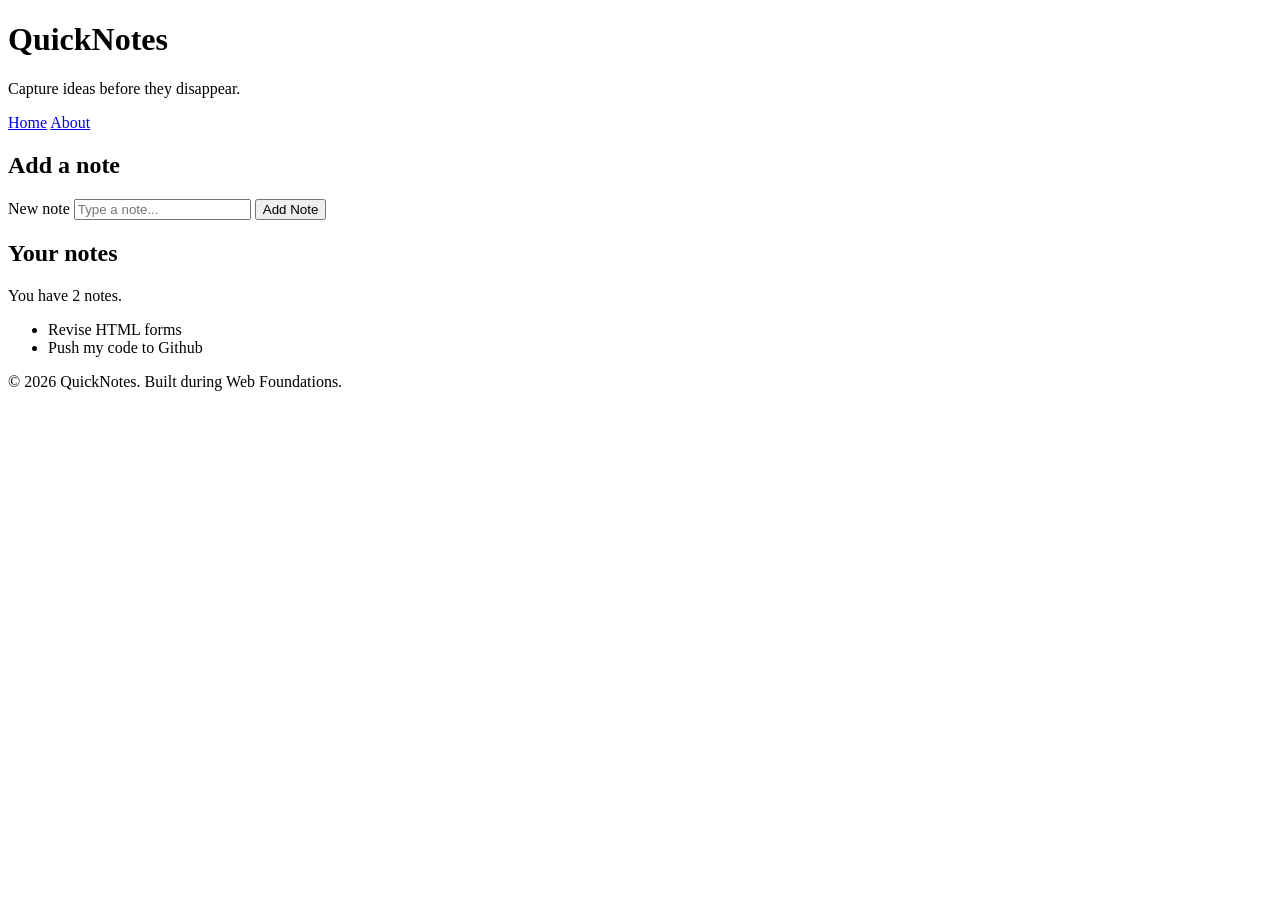
<file: day1/index.html>
<!DOCTYPE html>
<html lang="en">
    <head>
        <meta charset="UTF-8"/>
        <meta name="viewport" content="width=device-width, initial-scale=1.0"/>
        <title>QuickNotes</title>
    </head>
    <body>
        <header>
            <h1>QuickNotes</h1>
            <p>Capture ideas before they disappear.</p>
            <nav>
                <a href="index.html">Home</a>
                <a href="about.html">About</a>
            </nav>
        </header>
        <main>
            <section>
                <h2>Add a note</h2>
                <form id="note-form">
                    <label for="note-input">New note</label>
                    <input type="text" id="note-input" placeholder="Type a note..." />
                    <button type="submit">Add Note</button>
                </form>
            </section>
            <section>
                <h2>Your notes</h2>
                <p id="note-count">You have 2 notes.</p>
                <ul id="notes-list">
                    <li>Revise HTML forms</li>
                    <li>Push my code to Github</li>
                </ul>
            </section>
        </main>

        <footer>
            <p>&copy; 2026 QuickNotes. Built during Web Foundations.</p>
        </footer>
    </body>
</html>
</file>
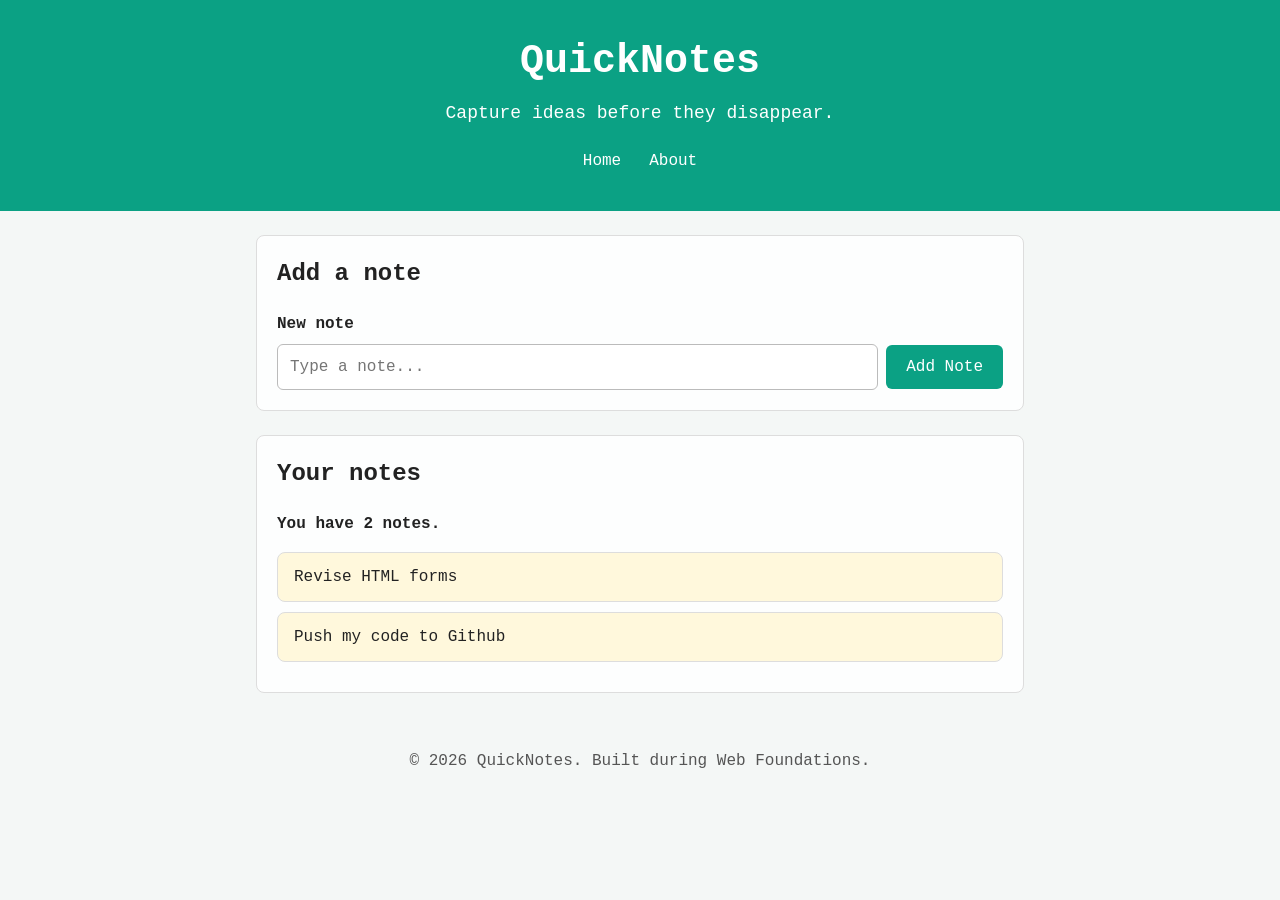
<file: day2/index.html>
<!DOCTYPE html>
<html lang="en">
    <head>
        <meta charset="UTF-8"/>
        <meta name="viewport" content="width=device-width, initial-scale=1.0"/>
        <title>QuickNotes</title>
        <link rel="stylesheet" href="style.css">
    </head>
    <body>
        <header>
            <h1>QuickNotes</h1>
            <p>Capture ideas before they disappear.</p>
            <nav>
                <a href="index.html">Home</a>
                <a href="about.html">About</a>
            </nav>
        </header>
        <main>
            <section>
                <h2>Add a note</h2>
                <form id="note-form">
                    <label for="note-input">New note</label>
                    <input type="text" id="note-input" placeholder="Type a note..." />
                    <button type="submit">Add Note</button>
                </form>
            </section>
            <section>
                <h2>Your notes</h2>
                <p id="note-count">You have 2 notes.</p>
                <ul id="notes-list">
                    <li>Revise HTML forms</li>
                    <li>Push my code to Github</li>
                </ul>
            </section>
        </main>

        <footer>
            <p>&copy; 2026 QuickNotes. Built during Web Foundations.</p>
        </footer>
    </body>
</html>
</file>
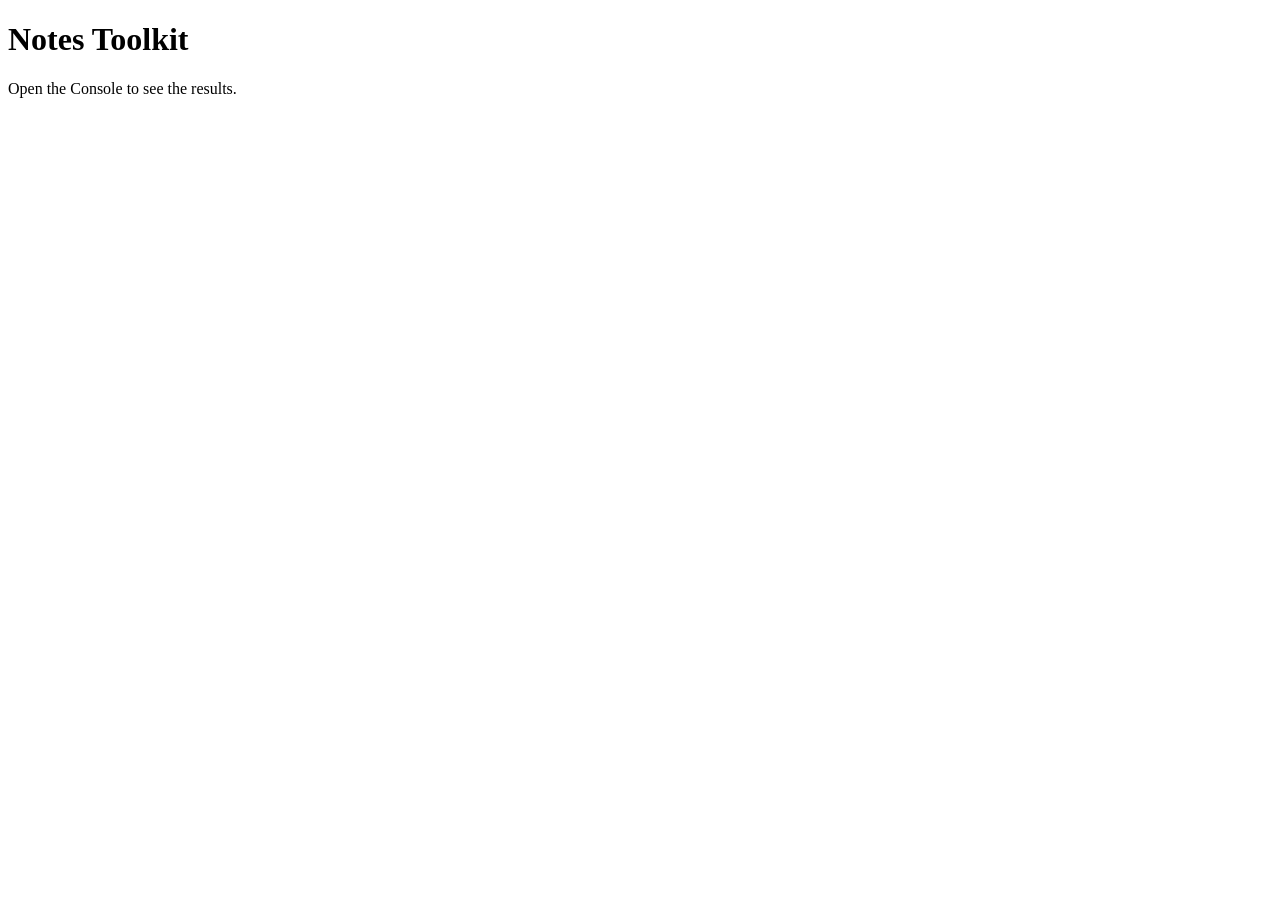
<file: day3/index.html>
<!DOCTYPE html>
<html lang="en">
    <head>
        <meta charset="UTF-8" />
        <meta name="viewport" content="width=device-width, initial-scale=1.0" />
        <title>Notes Toolkit</title>
        <script src="script.js" defer></script>
    </head>
    <body>
        <h1>Notes Toolkit</h1>
        <p>Open the Console to see the results.</p>
    </body>
</html>
</file>
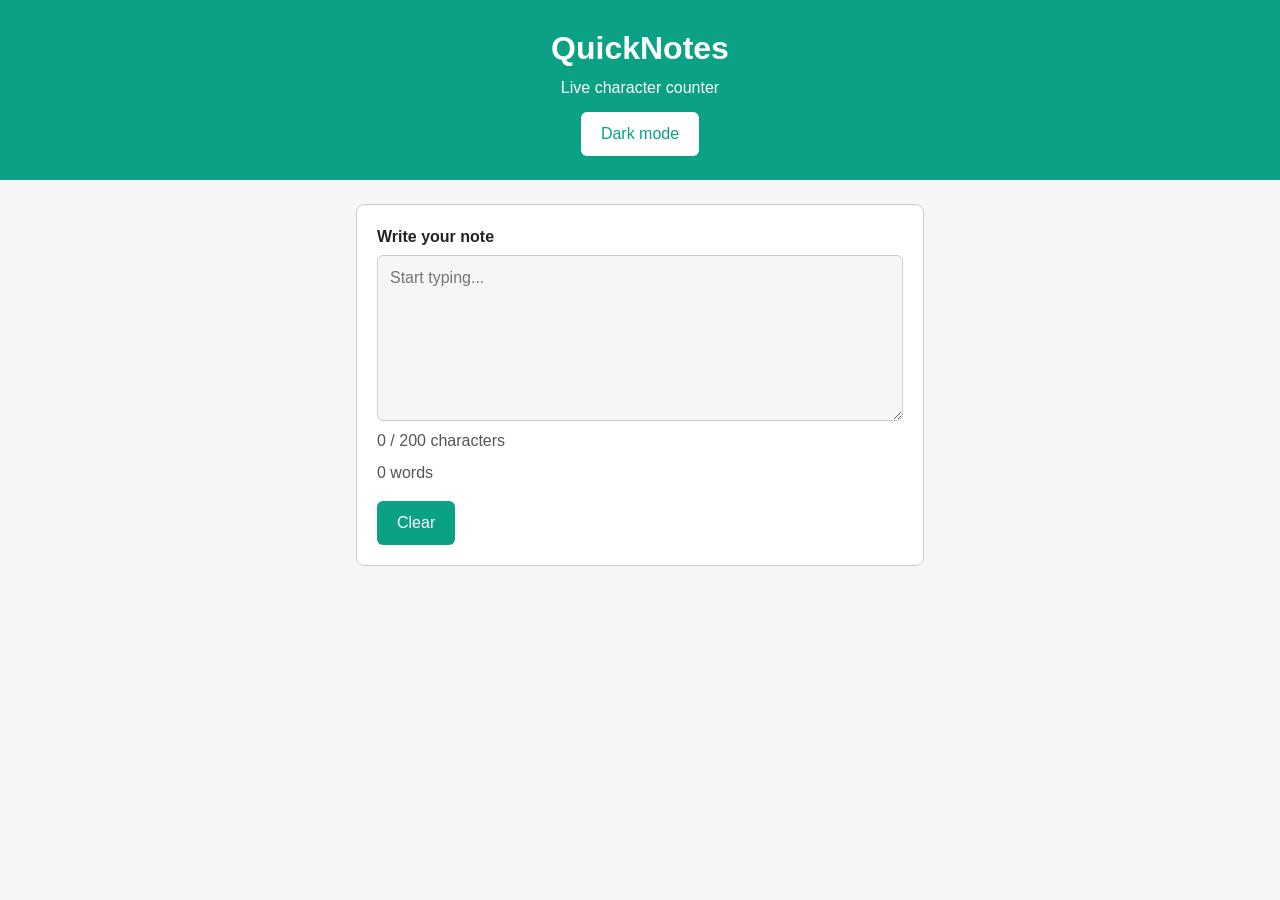
<file: day4/index.html>
<!DOCTYPE html>
<html lang="en">
    <head>
        <meta charset="UTF-8" />
        <meta name="viewport" content="width=device-width, initial-scale=1.0" />
        <title>Live Character Counter</title>
        <link rel="stylesheet" href="style.css" />
    </head>
    <body>
        <header>
            <h1>QuickNotes</h1>
            <p>Live character counter</p>
            <button type="button" id="theme-toggle">Dark mode</button>
        </header>

        <main>
            <section>
                <label for="note-text">Write your note</label>
                <textarea id="note-text" rows="6" placeholder="Start typing..."></textarea>
                <p id="char-count">0 / 200 characters</p>
                <p id="word-count">0 words</p>
                <button type="button" id="clear-btn">Clear</button>
            </section>
        </main>

        <script src="script.js" defer></script>
    </body>
</html>
</file>
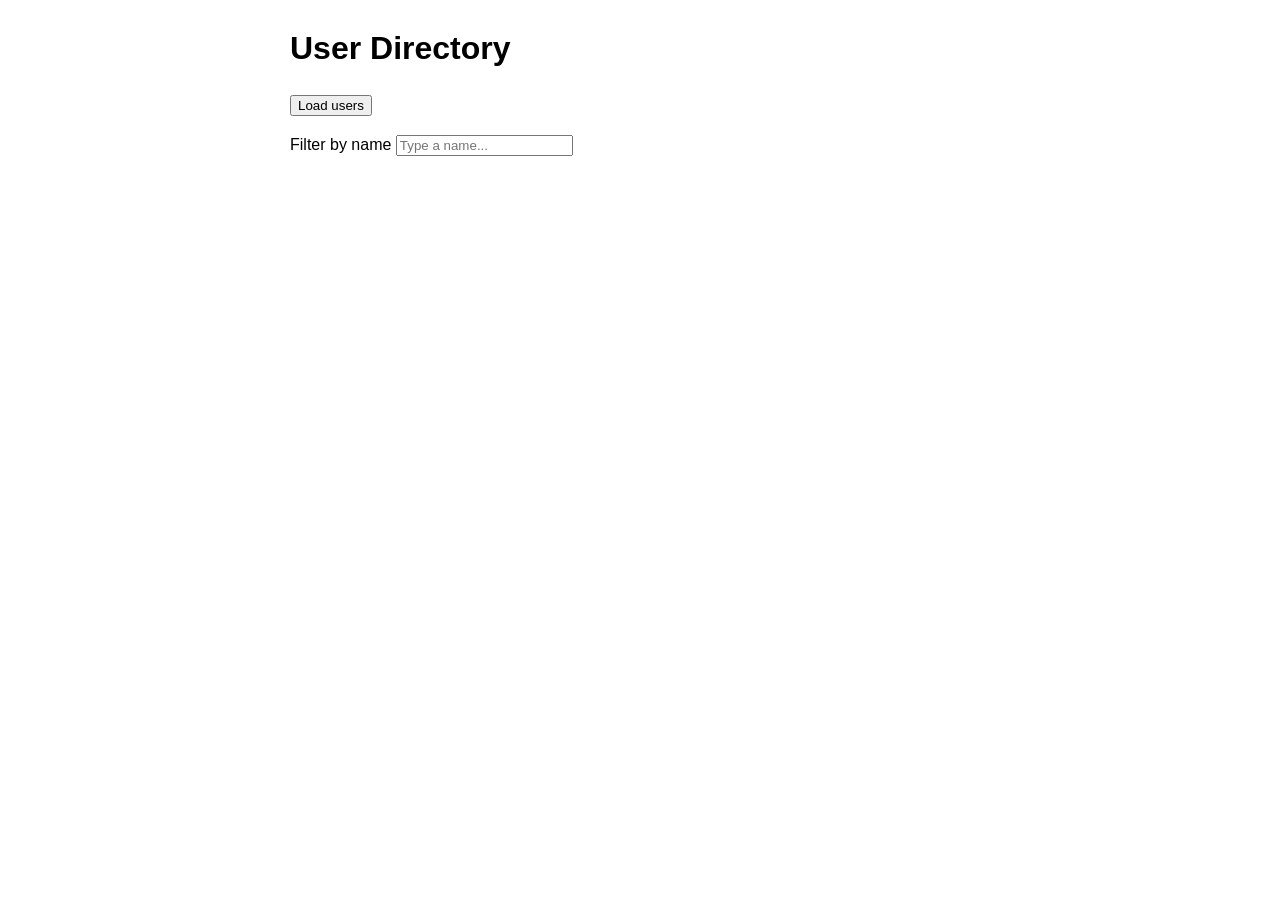
<file: day5/index.html>
<!DOCTYPE html>
<html lang="en">
    <head>
        <meta charset="UTF-8" />
        <meta name="viewport" content="width=device-width, initial-scale=1.0" />
        <title>User Directory</title>
        <script src="users.js" defer></script>
        <style>
            body {
                max-width: 700px;
                margin: 24px auto;
                padding: 0 16px;
                font-family: "Segoe UI", Arial, sans-serif;
                line-height: 1.5;
            }
            #users-list {
                padding: 0;
                list-style: none;
            }
            #users-list li {
                margin-bottom: 12px;
                padding: 12px 16px;
                border: 1px solid #ccc;
                border-radius: 8px;
            }
            #users-list p {
                margin: 0;
            }
            .user-name {
                font-weight: bold;
            }
            #status.error {
                color: #c0392b;
                font-weight: bold;
            }
        </style>
    </head>
    <body>
        <h1>User Directory</h1>
 
        <button type="button" id="load-users">Load users</button>
 
        <p>
            <label for="filter-input">Filter by name</label>
            <input type="text" id="filter-input" placeholder="Type a name..." />
        </p>
 
        <p id="status"></p>
        <ul id="users-list"></ul>
    </body>
</html>
</file>
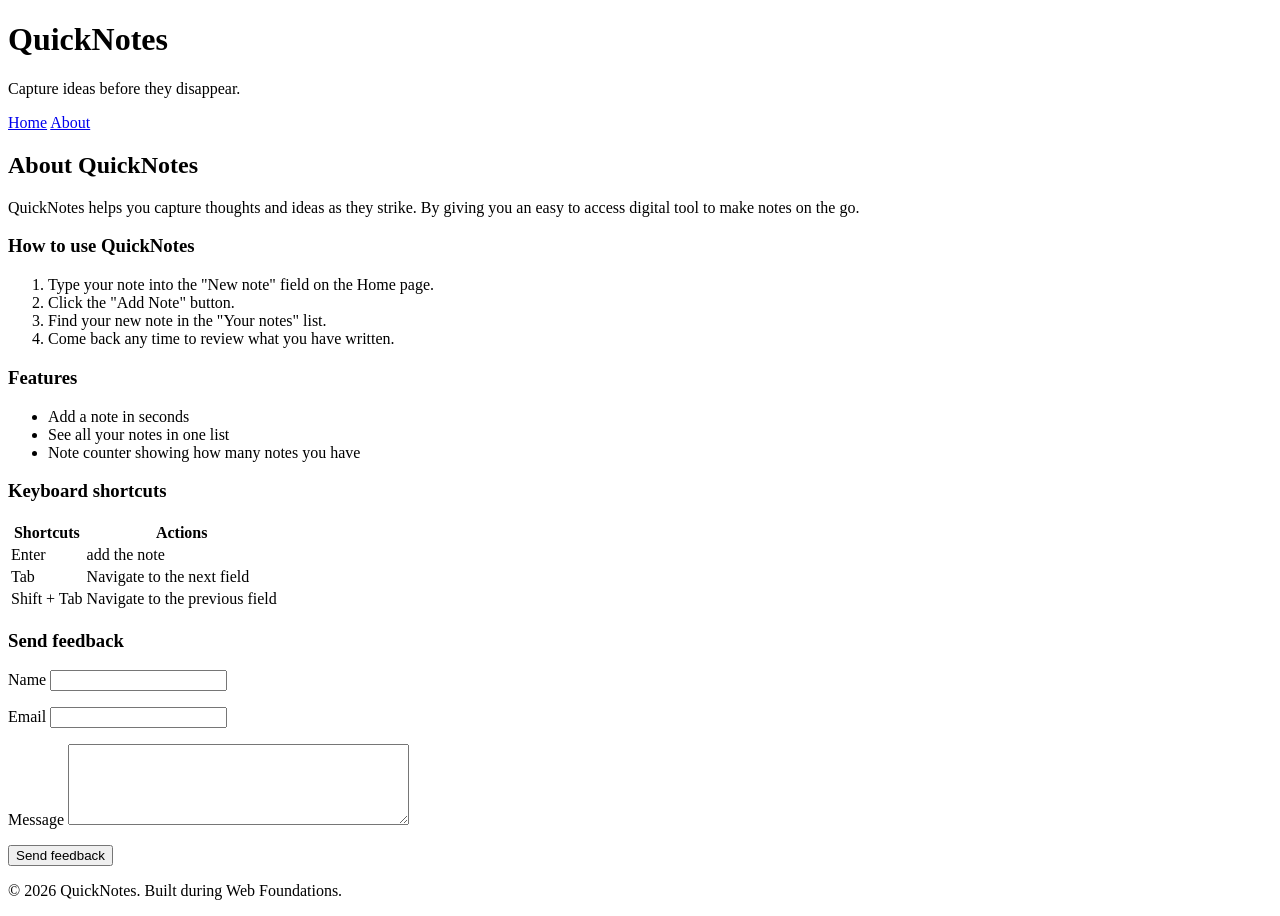
<file: day1/about.html>
<!DOCTYPE html>
<html lang="en">
    <head>
        <meta charset="UTF-8"/>
        <meta name="viewport" content="width=device-width, initial-scale=1.0"/>
        <title>About QuickNotes</title>
    </head>
    <body>
        <header>
            <h1>QuickNotes</h1>
            <p>Capture ideas before they disappear.</p>
            <nav>
                <a href="index.html">Home</a>
                <a href="about.html">About</a>
            </nav>
        </header>

        <main>
            <h2>About QuickNotes</h2>
            <p>QuickNotes helps you capture thoughts and ideas as they strike. By giving you an easy to access digital tool to make notes on the go.</p>
            
            <section>
               <h3>How to use QuickNotes</h3>
               <ol>
                <li>Type your note into the "New note" field on the Home page.</li>
                <li>Click the "Add Note" button.</li>
                <li>Find your new note in the "Your notes" list.</li>
                <li>Come back any time to review what you have written.</li>
               </ol> 
            </section>
            <section>
                <h3>Features</h3>
                <ul>
                    <li>Add a note in seconds</li>
                    <li>See all your notes in one list</li>
                    <li>Note counter showing how many notes you have</li>
                </ul>
            </section>
            <section>
                <h3>Keyboard shortcuts</h3>
                <table>
                    <thead>
                        <tr>
                            <th>Shortcuts</th>
                            <th>Actions</th>
                        </tr>
                    </thead>
                    <tbody>
                        <tr>
                            <td>Enter</td>
                            <td>add the note</td>
                        </tr>
                        <tr>
                            <td>Tab</td>
                            <td>Navigate to the next field</td>
                        </tr>
                        <tr>
                            <td>Shift + Tab</td>
                            <td>Navigate to the previous field</td>
                        </tr>
                    </tbody>
                </table>
            </section>
            <section>
                <h3>Send feedback</h3>
                <form action="#" method="post">
                    <p>
                        <label for="name">Name</label>
                        <input type="text" id="name" name="name" required>
                    </p>
                    <p>    
                        <label for="email">Email</label>
                        <input type="email" id="email" name="email" required>
                    </p>
                    <p>
                        <label for="message">Message</label>
                        <textarea id="message" name="message" rows="5" cols="40" required></textarea>
                    </p>
                    <button type="submit">Send feedback</button>
                </form>
            </section>
        </main>

        <footer>
            <p>&copy; 2026 QuickNotes. Built during Web Foundations.</p>
        </footer>
    </body>
</html>
</file>
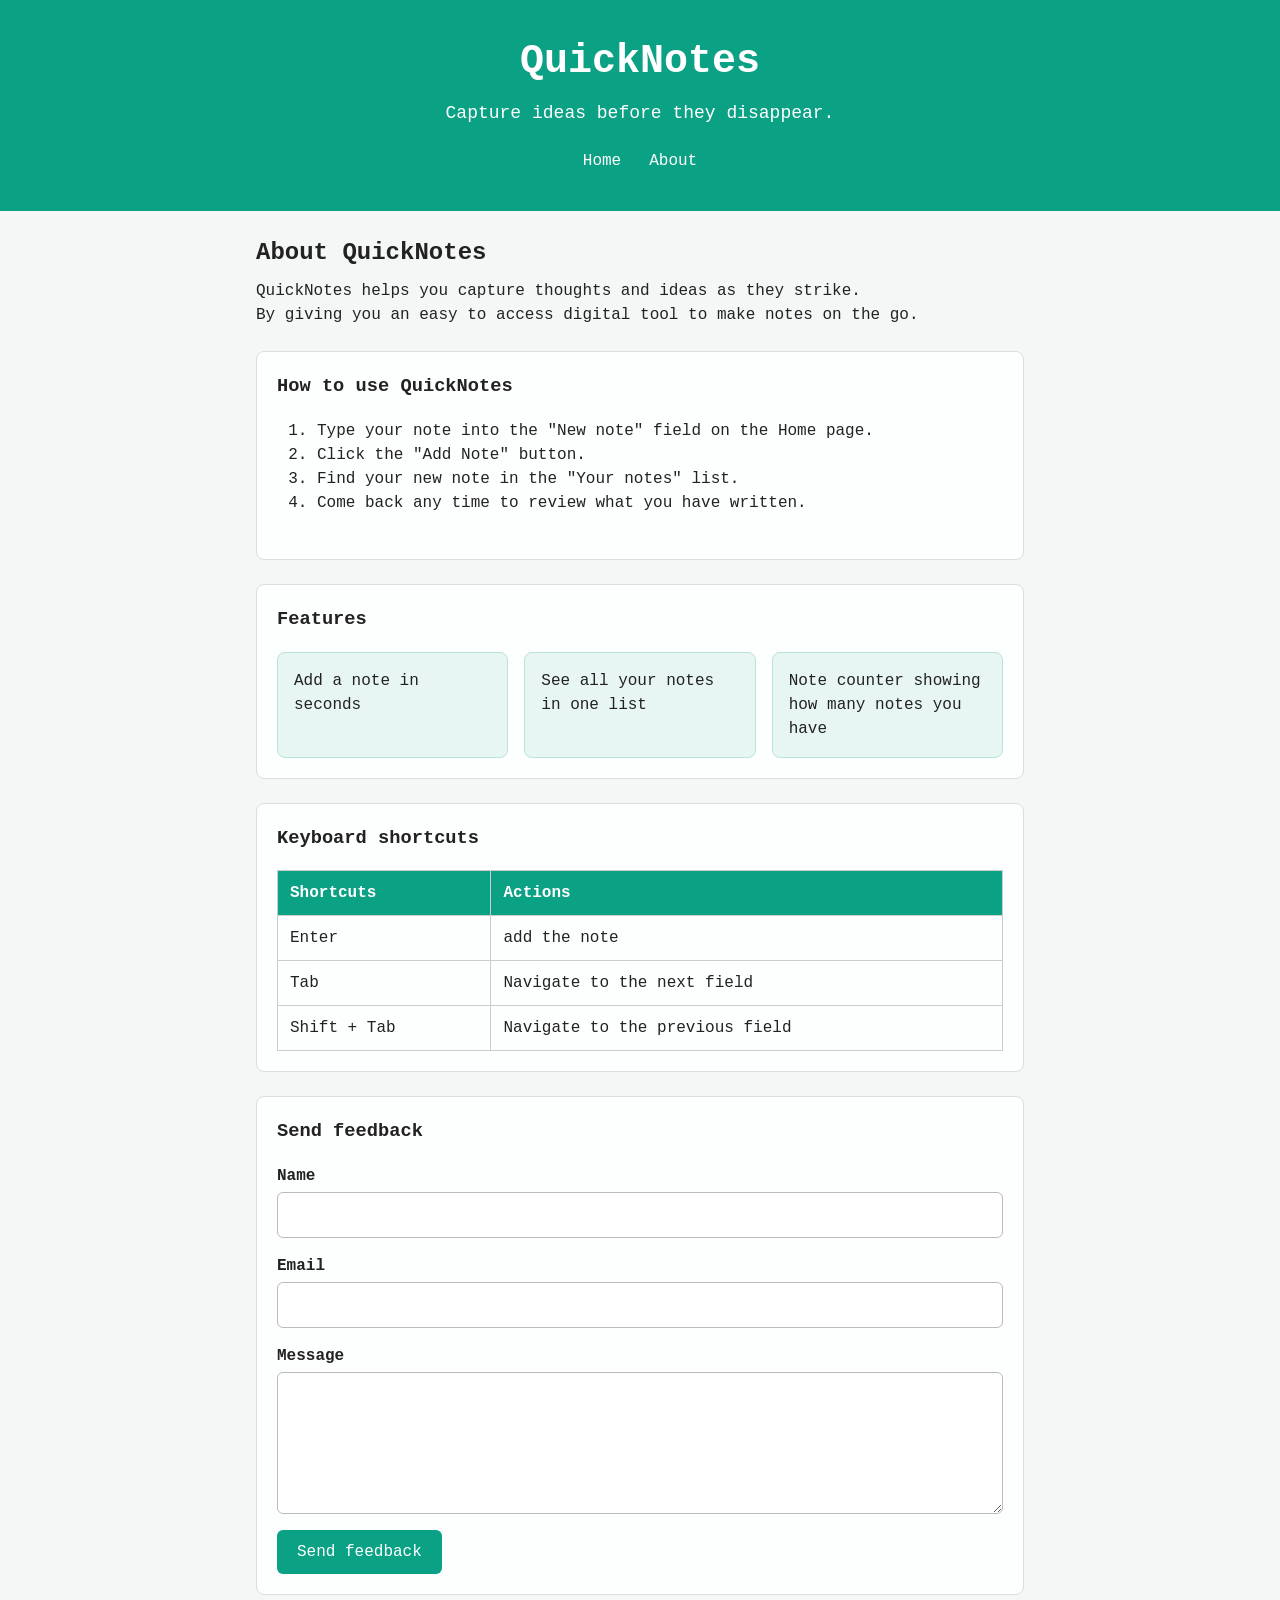
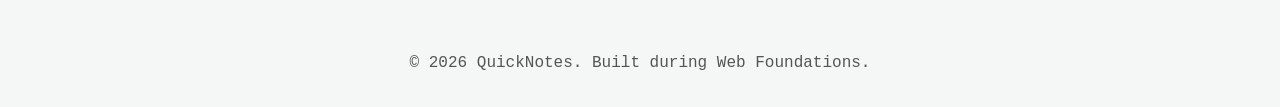
<file: day2/about.html>
<!DOCTYPE html>
<html lang="en">
    <head>
        <meta charset="UTF-8"/>
        <meta name="viewport" content="width=device-width, initial-scale=1.0"/>
        <title>About QuickNotes</title>
        <link rel="stylesheet" href="style.css">
    </head>
    <body>
        <header>
            <h1>QuickNotes</h1>
            <p>Capture ideas before they disappear.</p>
            <nav>
                <a href="index.html">Home</a>
                <a href="about.html">About</a>
            </nav>
        </header>

        <main>
            <h2>About QuickNotes</h2>
            <p>QuickNotes helps you capture thoughts and ideas as they strike.<br> By giving you an easy to access digital tool to make notes on the go.</p>
            
            <section>
               <h3>How to use QuickNotes</h3>
               <ol>
                <li>Type your note into the "New note" field on the Home page.</li>
                <li>Click the "Add Note" button.</li>
                <li>Find your new note in the "Your notes" list.</li>
                <li>Come back any time to review what you have written.</li>
               </ol> 
            </section>
            <section>
                <h3>Features</h3>
                <ul class="features">
                    <li>Add a note in seconds</li>
                    <li>See all your notes in one list</li>
                    <li>Note counter showing how many notes you have</li>
                </ul>
            </section>
            <section>
                <h3>Keyboard shortcuts</h3>
                <table>
                    <thead>
                        <tr>
                            <th>Shortcuts</th>
                            <th>Actions</th>
                        </tr>
                    </thead>
                    <tbody>
                        <tr>
                            <td>Enter</td>
                            <td>add the note</td>
                        </tr>
                        <tr>
                            <td>Tab</td>
                            <td>Navigate to the next field</td>
                        </tr>
                        <tr>
                            <td>Shift + Tab</td>
                            <td>Navigate to the previous field</td>
                        </tr>
                    </tbody>
                </table>
            </section>
            <section>
                <h3>Send feedback</h3>
                <form action="#" method="post">
                    <p>
                        <label for="name">Name</label>
                        <input type="text" id="name" name="name" required>
                    </p>
                    <p>    
                        <label for="email">Email</label>
                        <input type="email" id="email" name="email" required>
                    </p>
                    <p>
                        <label for="message">Message</label>
                        <textarea id="message" name="message" rows="5" cols="40" required></textarea>
                    </p>
                    <button type="submit">Send feedback</button>
                </form>
            </section>
        </main>

        <footer>
            <p>&copy; 2026 QuickNotes. Built during Web Foundations.</p>
        </footer>
    </body>
</html>
</file>
<file: day2/style.css>
*,
*::before,
*::after {
    box-sizing: border-box;
}

body {
    margin: 0;
    font-family: 'Courier New', Courier, monospace;
    font-size: 16px;
    line-height: 1.5;
    color: #222;
    background-color: #f4f7f6;
}

h1,
h2,
h3 {
    margin-top: 0;
}

header {
    padding: 32px 16px;
    text-align: center;
    color: #fff;
    background-color: #0ba184;
}

header h1 {
    margin-bottom: 8px;
    font-size: 40px;
}

header p {
    margin: 0 0 16px;
    font-size: 18px;
}

nav {
    display: flex;
    justify-content: center;
    align-items: center;
    gap: 16px;
}

nav a {
    color: #fff;
    text-decoration: none;
    padding: 6px;
    transition: background-color 0.2s ease, transform 0.2s ease;
}

nav a:hover,
nav a:focus {
    background-color: #088a70;
    transform: translateY(-2px);
}

main {
    max-width: 800px;
    margin: 24px auto;
    padding: 0 16px;
}

section {
    margin-bottom: 24px;
    padding: 20px;
    background-color: #ffffffda;
    border: 1px solid #ddd;
    border-radius: 8px;
}

.features {
    display: grid;
    grid-template-columns: repeat(auto-fit, minmax(180px, 1fr));
    gap: 16px;
    margin: 0;
    padding: 0;
    list-style: none;
}

.features li {
    padding: 16px;
    background-color: #e8f6f3;
    border: 1px solid #b9e3da;
    border-radius: 8px;
}

table {
    width: 100%;
    border-collapse: collapse;
}

th,
td {
    padding: 10px 12px;
    border: 1px solid #ccc;
    text-align: left;
}

th {
    background-color: #0ba184;
    color: #fff;
}

form p {
    margin: 0 0 16px;
}

label {
    display: block;
    margin-bottom: 4px;
    font-weight: 600;
}

input,
textarea {
    display: block;
    width: 100%;
    padding: 10px 12px;
    font: inherit;
    border: 1px solid #bbb;
    border-radius: 6px;
}

input:focus,
textarea:focus {
    outline: 2px solid #0ba184;
    border-color: #0ba184;
}

#note-form {
    display: flex;
    flex-wrap: wrap;
    align-items: center;
    gap: 8px;
}

#note-form label {
    flex-basis: 100%;
    margin-bottom: 0;
}

#note-input {
    flex: 1;
}

#notes-list{
    margin: 0;
    padding: 0;
    list-style: none;
}

#notes-list li {
    margin-bottom: 10px;
    padding: 12px 16px;
    background-color: #fff8dc;
    border: 1px solid #ddd;
    border-radius: 8px;
}

#note-count {
    margin-top: 0;
    font-weight: 600;
}

main > h2 {
    margin-bottom: 8px;
}

main > p {
    margin-top: 0;
    margin-bottom: 24px;
}

ol {
    margin-top: 0;
    margin-bottom: 24px;
}

button{
    padding: 10px 20px;
    font: inherit;
    color: #fff;
    background-color: #0ba184;
    border: none;
    border-radius: 6px;
    cursor: pointer;
    transition: background-color 0.2s ease, transform 0.2s ease;
}

button:hover {
    background-color: #088a70;
    transform: translateY(-2px);
}

footer {
    padding: 16px;
    text-align: center;
    color: #555;
}

@media (max-width: 600px) {
    header {
        padding: 16px 12px;
    }

    header h1 {
        font-size: 28px;
    }

    header p {
        font-size: 16px;
    }

    #note-form {
        flex-direction: column;
        align-items: stretch;
    }
}
</file>
<file: day4/style.css>
/* ---------- Colours as variables ---------- */
:root {
  --bg: #f4f7f6;
  --text: #222222;
  --card-bg: #ffffff;
  --border: #cccccc;
  --accent: #0ba184;
  --accent-hover: #088a70;
  --accent-text: #ffffff;
  --muted: #555555;
  --warning: #d97706; /* orange */
  --danger: #d11a2a;  /* red */
}

/* Dark theme: only the variables change */
body.dark {
  --bg: #121816;
  --text: #e8efed;
  --card-bg: #1d2623;
  --border: #3a4a45;
  --accent: #14b896;
  --accent-hover: #3fd1b2;
  --accent-text: #08130f;
  --muted: #a8b8b3;
  --warning: #ffa94d;
  --danger: #ff6b6b;
}

/* ---------- Reset and base ---------- */
*,
*::before,
*::after {
  box-sizing: border-box;
}
 
body {
  margin: 0;
  font-family: "Segoe UI", Arial, sans-serif;
  line-height: 1.5;
  color: var(--text);
  background-color: var(--bg);
  transition: background-color 0.3s ease, color 0.3s ease;
}

/* ---------- Header ---------- */
header {
  padding: 24px 16px;
  text-align: center;
  color: var(--accent-text);
  background-color: var(--accent);
}
 
header h1 {
  margin: 0 0 4px;
}
 
header p {
  margin: 0 0 12px;
}
 
/* ---------- Main card ---------- */
main {
  max-width: 600px;
  margin: 24px auto;
  padding: 0 16px;
}
 
section {
  padding: 20px;
  background-color: var(--card-bg);
  border: 1px solid var(--border);
  border-radius: 8px;
}
 
label {
  display: block;
  margin-bottom: 6px;
  font-weight: 600;
}
 
textarea {
  display: block;
  width: 100%;
  padding: 10px 12px;
  font: inherit;
  color: var(--text);
  background-color: var(--bg);
  border: 1px solid var(--border);
  border-radius: 6px;
  resize: vertical;
}
 
textarea:focus {
  outline: 2px solid var(--accent);
}
 
#char-count,
#word-count {
  margin: 8px 0 0;
  color: var(--muted);
}

/* ---------- Counter states ---------- */
.warning {
  color: var(--warning);
}
 
.over {
  color: var(--danger);
  font-weight: bold;
}
 
/* ---------- Buttons ---------- */
button {
  padding: 10px 20px;
  font: inherit;
  color: var(--accent-text);
  background-color: var(--accent);
  border: none;
  border-radius: 6px;
  cursor: pointer;
  transition: background-color 0.2s ease, transform 0.2s ease;
}
 
button:hover {
  background-color: var(--accent-hover);
  transform: translateY(-2px);
}
 
#theme-toggle {
  color: var(--accent);
  background-color: var(--accent-text);
}
 
#theme-toggle:hover {
  background-color: var(--accent-text);
  opacity: 0.85;
}
 
#clear-btn {
  margin-top: 16px;
}
</file>
